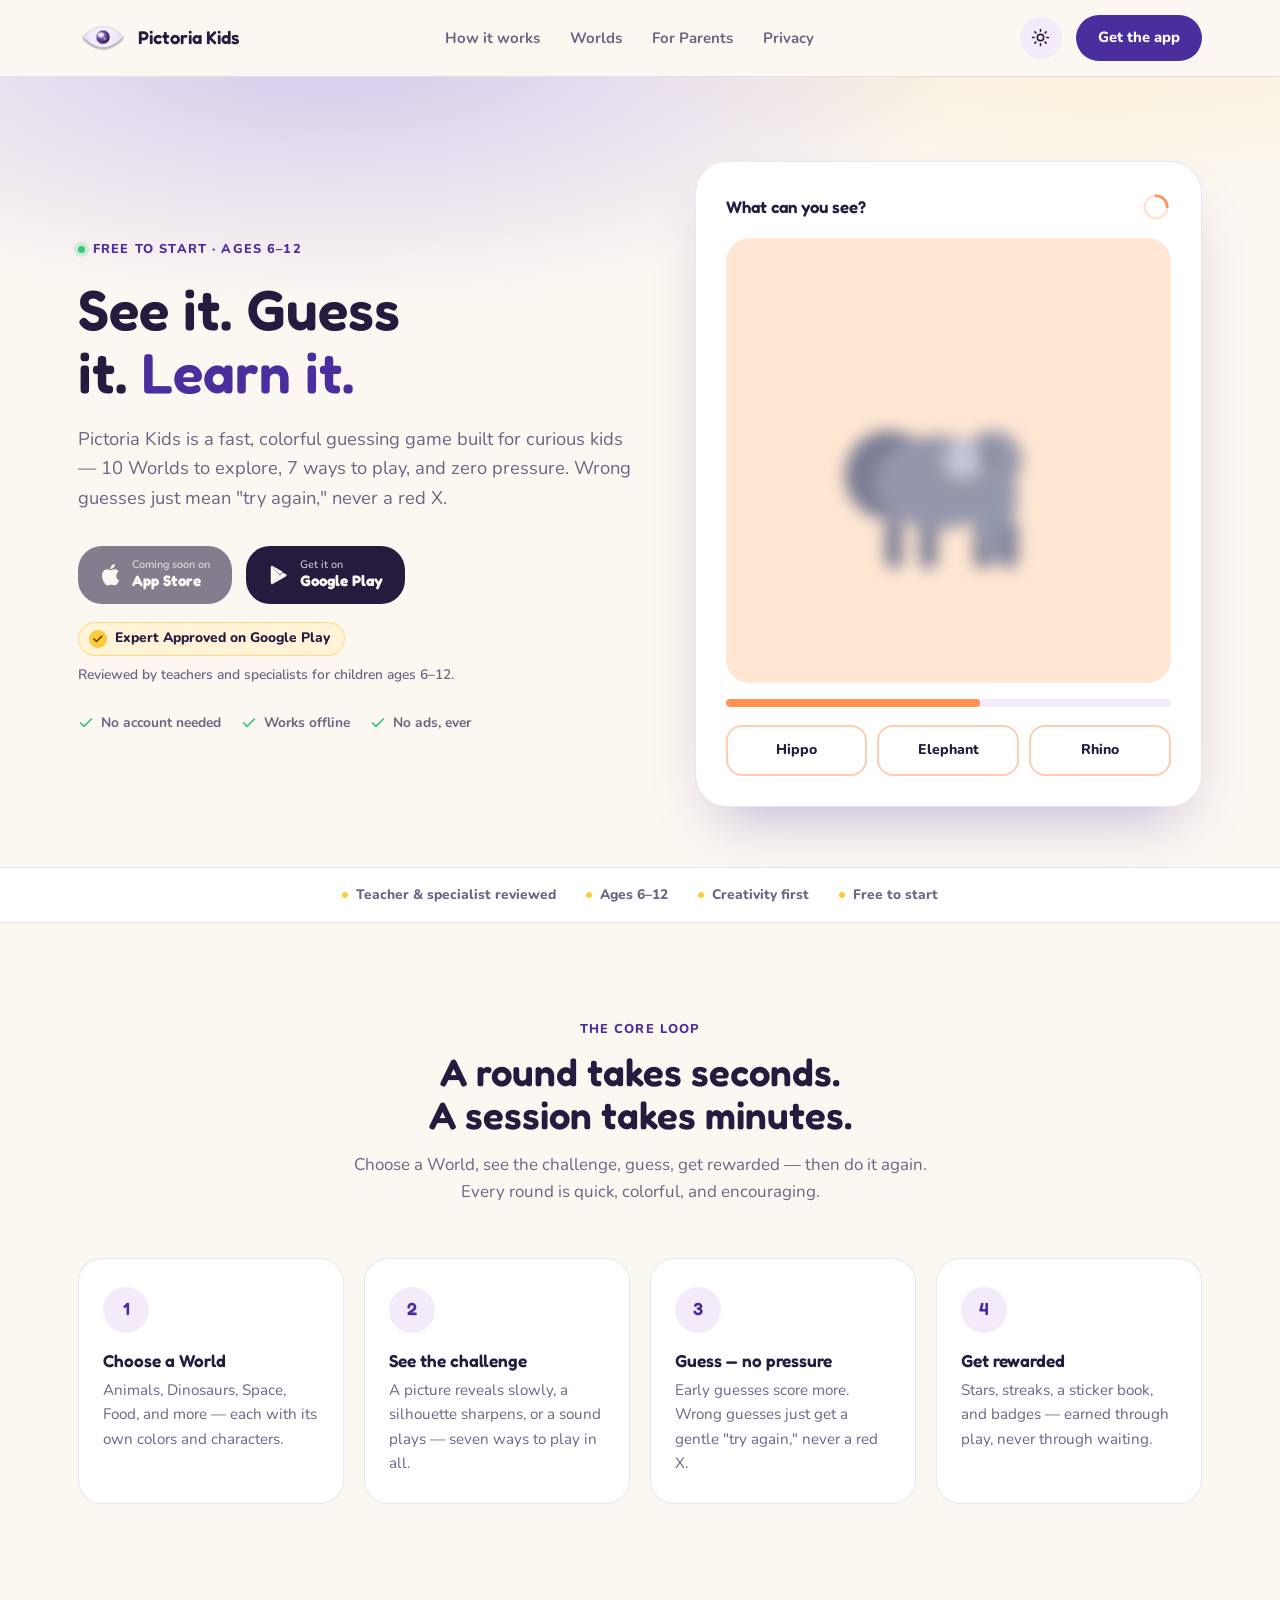
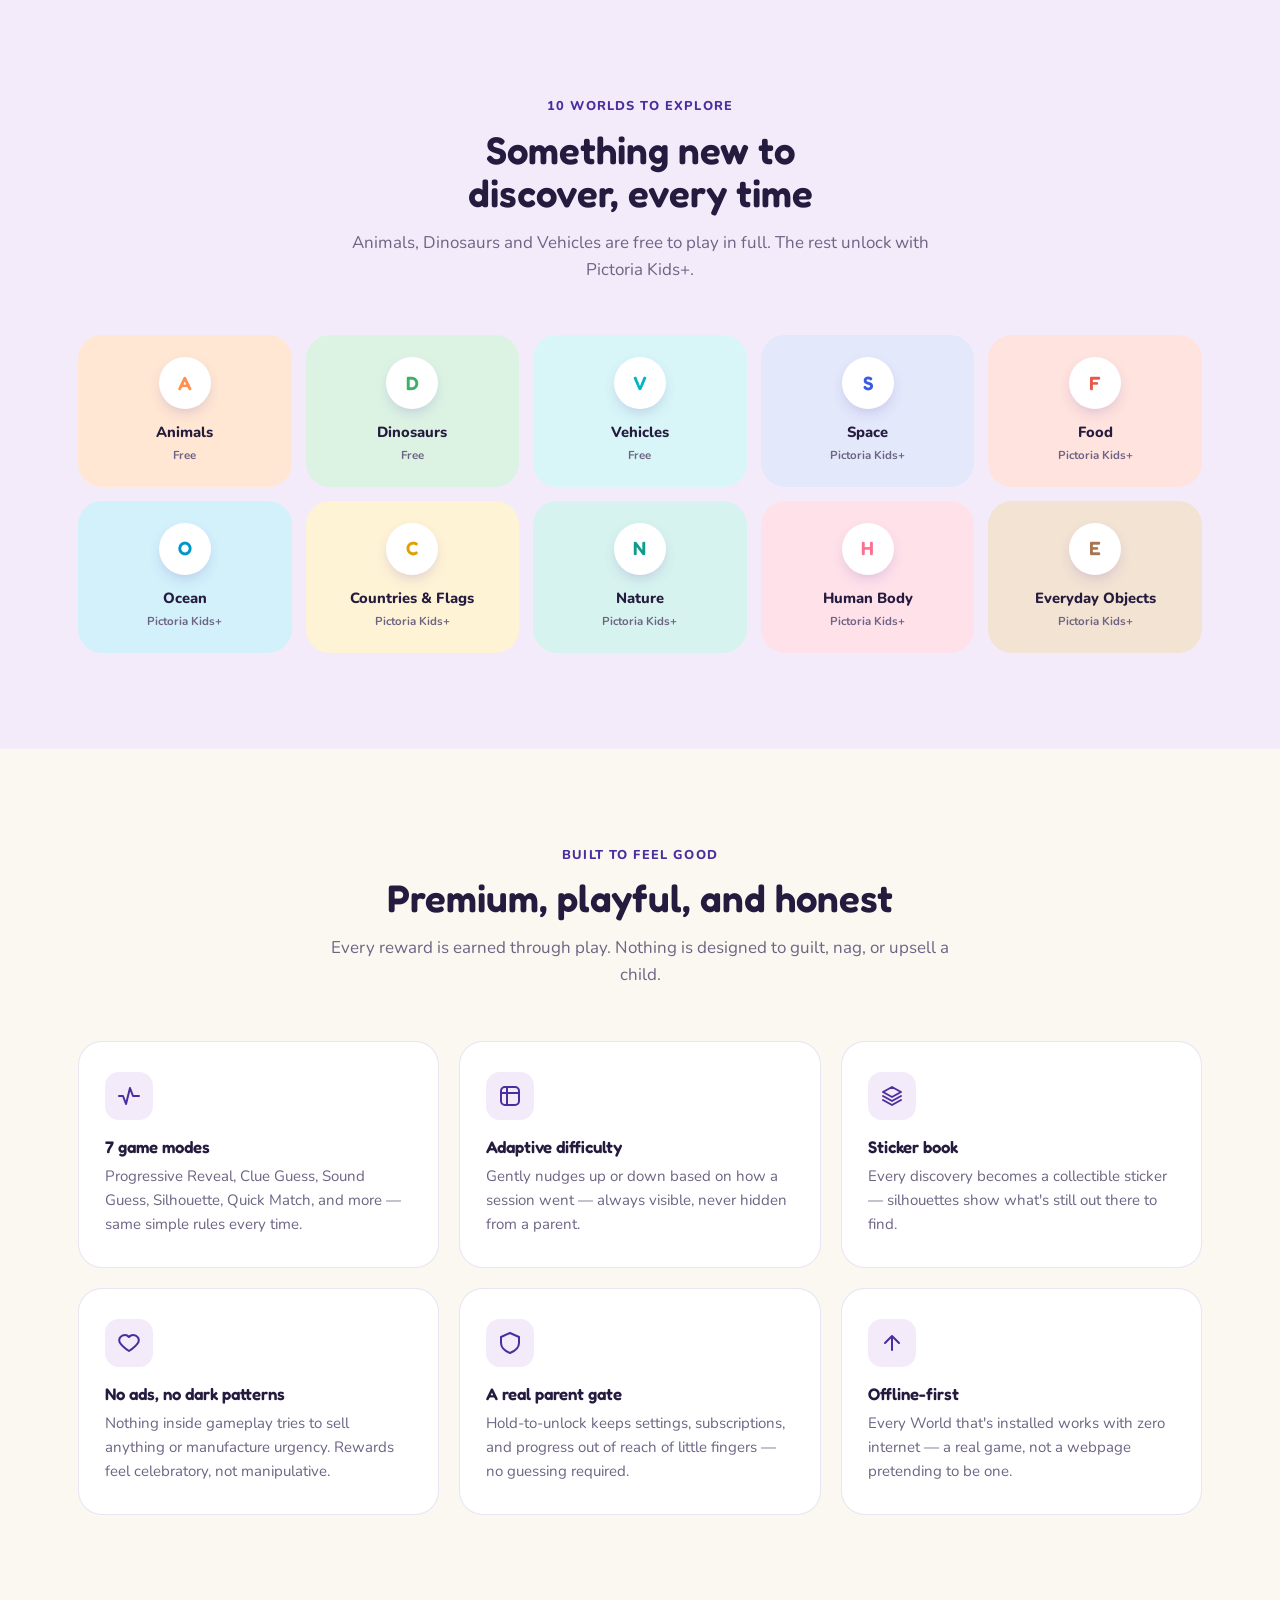
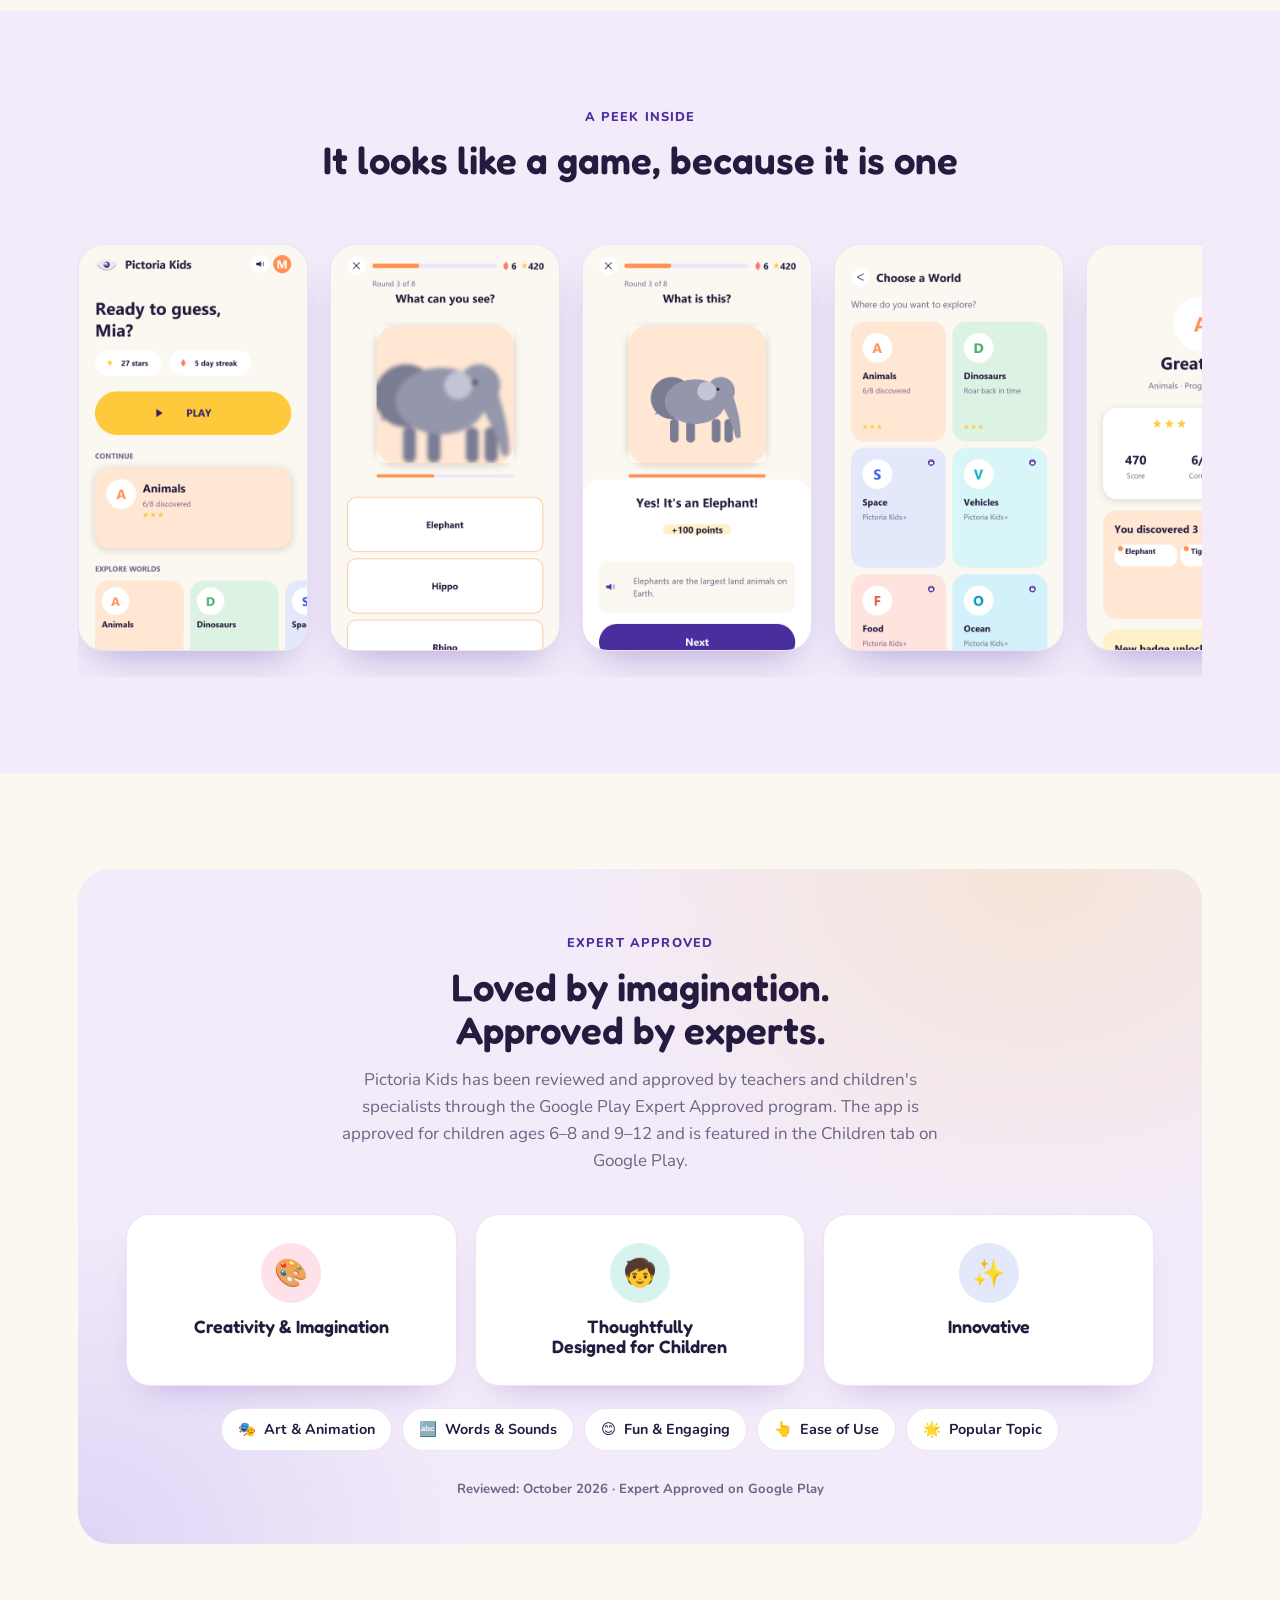
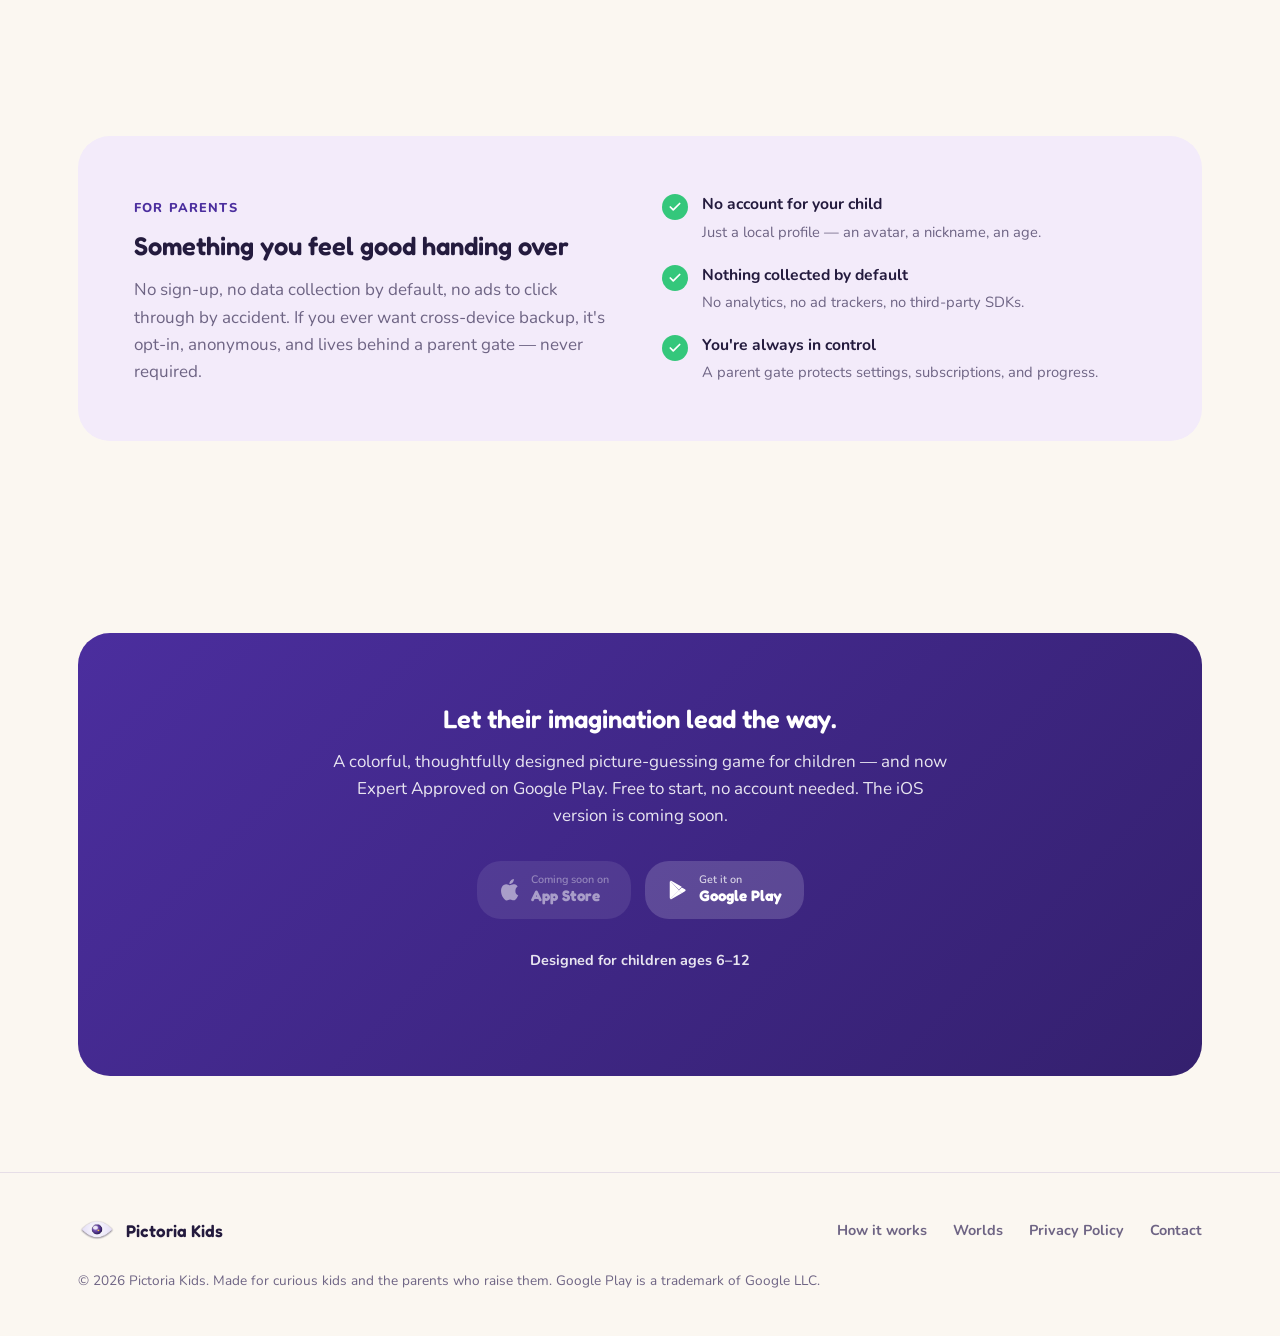
<file: index.html>
<!DOCTYPE html>
<html lang="en">
<head>
<meta charset="UTF-8">
<meta name="viewport" content="width=device-width, initial-scale=1.0">
<title>Pictoria Kids – Picture Guessing Game for Kids | Expert Approved</title>
<meta name="description" content="A colorful picture-guessing game for children ages 6–12. No account, no ads, works offline. Expert Approved on Google Play and reviewed by teachers and specialists.">
<link rel="canonical" href="https://pictoria.diweshsaxena.com/">
<meta property="og:type" content="website">
<meta property="og:site_name" content="Pictoria Kids">
<meta property="og:title" content="Pictoria Kids – Picture Guessing Game for Kids | Expert Approved">
<meta property="og:description" content="A colorful picture-guessing game for children ages 6–12. Expert Approved on Google Play and reviewed by teachers and specialists.">
<meta property="og:url" content="https://pictoria.diweshsaxena.com/">
<meta property="og:image" content="https://pictoria.diweshsaxena.com/assets/icon.png">
<meta name="twitter:card" content="summary">
<meta name="twitter:title" content="Pictoria Kids – Picture Guessing Game for Kids | Expert Approved">
<meta name="twitter:description" content="A colorful picture-guessing game for children ages 6–12. Expert Approved on Google Play.">
<meta name="twitter:image" content="https://pictoria.diweshsaxena.com/assets/icon.png">
<script type="application/ld+json">
{
  "@context": "https://schema.org",
  "@type": "MobileApplication",
  "name": "Pictoria Kids",
  "description": "A colorful picture-guessing game for children ages 6–12 with 10 Worlds and 7 ways to play. No account needed, no ads, works offline.",
  "applicationCategory": "GameApplication",
  "operatingSystem": "Android",
  "url": "https://pictoria.diweshsaxena.com/",
  "downloadUrl": "https://play.google.com/store/apps/details?id=com.pictoria.pictoria_kids",
  "installUrl": "https://play.google.com/store/apps/details?id=com.pictoria.pictoria_kids",
  "image": "https://pictoria.diweshsaxena.com/assets/icon.png",
  "inLanguage": "en",
  "audience": { "@type": "PeopleAudience", "suggestedMinAge": 6, "suggestedMaxAge": 12 },
  "offers": { "@type": "Offer", "price": "0", "priceCurrency": "USD" }
}
</script>
<link rel="icon" type="image/png" href="assets/favicon-512.png">
<link rel="apple-touch-icon" href="assets/favicon-512.png">
<link rel="preconnect" href="https://fonts.googleapis.com">
<link rel="preconnect" href="https://fonts.gstatic.com" crossorigin>
<link href="https://fonts.googleapis.com/css2?family=Fredoka:wght@500;600;700&family=Nunito:wght@400;600;700;800&display=swap" rel="stylesheet">
<link rel="stylesheet" href="style.css">
</head>
<body>

<nav class="site-nav">
  <div class="wrap">
    <a href="#" class="brand"><img src="assets/icon_mark.png" alt=""> Pictoria Kids</a>
    <div class="nav-links">
      <a href="#how">How it works</a>
      <a href="#worlds">Worlds</a>
      <a href="#parents">For Parents</a>
      <a href="privacy.html">Privacy</a>
    </div>
    <div style="display:flex; align-items:center; gap:14px;">
      <button class="theme-toggle" id="themeToggle" aria-label="Toggle dark mode" type="button">
        <svg id="themeIcon" viewBox="0 0 24 24" fill="none" stroke="currentColor" stroke-width="2" stroke-linecap="round"><circle cx="12" cy="12" r="4"/><path d="M12 2v2M12 20v2M4.9 4.9l1.4 1.4M17.7 17.7l1.4 1.4M2 12h2M20 12h2M4.9 19.1l1.4-1.4M17.7 6.3l1.4-1.4"/></svg>
      </button>
      <a href="#download" class="nav-cta">Get the app</a>
    </div>
  </div>
</nav>

<header class="hero">
  <div class="wrap">
    <div class="hero-copy">
      <span class="eyebrow"><span class="dot"></span> FREE TO START · AGES 6–12</span>
      <h1>See it. Guess it. <span class="accent-word">Learn it.</span></h1>
      <p class="hero-sub">Pictoria Kids is a fast, colorful guessing game built for curious kids — 10 Worlds to explore, 7 ways to play, and zero pressure. Wrong guesses just mean "try again," never a red X.</p>
      <div class="hero-actions">
        <a class="store-badge soon" aria-disabled="true">
          <svg viewBox="0 0 24 24" fill="currentColor"><path d="M17.9 12.5c0-2.9 2.4-4.3 2.5-4.4-1.4-2-3.5-2.3-4.2-2.3-1.8-.2-3.5 1-4.4 1-.9 0-2.3-1-3.8-1-2 0-3.8 1.1-4.8 2.9-2.1 3.6-.5 8.9 1.5 11.8 1 1.4 2.1 3 3.7 2.9 1.5-.1 2-1 3.8-1s2.3 1 3.8.9c1.6 0 2.6-1.4 3.6-2.9.9-1.3 1.4-2.6 1.4-2.7-.1 0-3.1-1.2-3.1-4.2ZM15 3.8c.8-1 1.4-2.4 1.2-3.8-1.2.1-2.7.8-3.5 1.8-.8.9-1.5 2.3-1.3 3.7 1.3.1 2.7-.7 3.6-1.7Z"/></svg>
          <span class="lines"><small>Coming soon on</small><strong>App Store</strong></span>
        </a>
        <a class="store-badge" href="https://play.google.com/store/apps/details?id=com.pictoria.pictoria_kids" target="_blank" rel="noopener" aria-label="Get Pictoria Kids on Google Play">
          <svg viewBox="0 0 24 24" fill="currentColor"><path d="M3.6 2.3c-.4.3-.6.8-.6 1.4v16.6c0 .6.2 1.1.6 1.4l.1.1L13 12.5v-.1L3.7 2.2l-.1.1Z"/><path d="M16.1 15.6l-3.1-3.1v-.1l3.1-3.1 3.5 2c1 .6 1 1.5 0 2.1l-3.5 2.2Z"/><path d="M13 12.4 3.6 21.7c.3.4.9.4 1.5.1l11-6.3-3.1-3.1Z"/><path d="M13 11.6l3.1-3.1-11-6.3c-.6-.4-1.2-.3-1.5.1L13 11.6Z"/></svg>
          <span class="lines"><small>Get it on</small><strong>Google Play</strong></span>
        </a>
      </div>
      <div class="expert-note">
        <span class="expert-pill"><svg viewBox="0 0 24 24" fill="none" stroke="currentColor" stroke-width="3" stroke-linecap="round" stroke-linejoin="round" aria-hidden="true"><path d="M20 6 9 17l-5-5"/></svg> Expert Approved on Google Play</span>
        <p>Reviewed by teachers and specialists for children ages 6–12.</p>
      </div>
      <div class="hero-trust">
        <span><svg viewBox="0 0 24 24" fill="none" stroke="currentColor" stroke-width="2.5" stroke-linecap="round" stroke-linejoin="round"><path d="M20 6 9 17l-5-5"/></svg> No account needed</span>
        <span><svg viewBox="0 0 24 24" fill="none" stroke="currentColor" stroke-width="2.5" stroke-linecap="round" stroke-linejoin="round"><path d="M20 6 9 17l-5-5"/></svg> Works offline</span>
        <span><svg viewBox="0 0 24 24" fill="none" stroke="currentColor" stroke-width="2.5" stroke-linecap="round" stroke-linejoin="round"><path d="M20 6 9 17l-5-5"/></svg> No ads, ever</span>
      </div>
    </div>

    <div class="reveal-demo reveal-up">
      <div class="demo-label">
        <span class="prompt">What can you see?</span>
        <svg class="timer-ring" viewBox="0 0 24 24" fill="none" stroke="var(--w-animals)" stroke-width="2"><circle cx="12" cy="12" r="9" opacity="0.25"/><path d="M12 3a9 9 0 0 1 9 9" stroke-linecap="round"/></svg>
      </div>
      <div class="reveal-stage" id="revealStage">
        <span class="reveal-points" id="revealPoints">+100 points</span>
        <svg id="elephant" viewBox="0 0 200 200" aria-label="A partly-revealed elephant — tap to reveal">
          <ellipse cx="62.8" cy="108.8" rx="27.9" ry="27.9" fill="#7a7c94"/>
          <rect x="60.3" y="136.7" width="11.2" height="31" rx="5.6" fill="#7a7c94"/>
          <rect x="82" y="136.7" width="11.2" height="31" rx="5.6" fill="#7a7c94"/>
          <rect x="116.1" y="136.7" width="11.2" height="31" rx="5.6" fill="#7a7c94"/>
          <rect x="132.8" y="136.7" width="11.2" height="31" rx="5.6" fill="#7a7c94"/>
          <path d="M124 96 C142 100 150 122 138 142 C133 152 134 159 141 164 C130 168 118 160 120 146 C114 126 108 104 124 96 Z" fill="#9496ab"/>
          <ellipse cx="93.8" cy="113.5" rx="40.3" ry="29.5" fill="#9496ab"/>
          <ellipse cx="127.9" cy="99.5" rx="18.6" ry="18.6" fill="#9496ab"/>
          <ellipse cx="109.3" cy="99.5" rx="12.4" ry="12.4" fill="#c4c6d6"/>
          <circle cx="124.2" cy="97" r="2.1" fill="#28233a"/>
        </svg>
      </div>
      <div class="reveal-progress"><div class="fill" id="revealFill"></div></div>
      <div class="reveal-options" id="revealOptions">
        <button data-answer="false">Hippo</button>
        <button data-answer="true">Elephant</button>
        <button data-answer="false">Rhino</button>
      </div>
    </div>
  </div>
</header>

<div class="trust-strip" aria-label="Highlights">
  <div class="wrap">
    <span>Teacher &amp; specialist reviewed</span>
    <span>Ages 6–12</span>
    <span>Creativity first</span>
    <span>Free to start</span>
  </div>
</div>

<section id="how">
  <div class="wrap">
    <div class="section-head center reveal-up">
      <span class="eyebrow">The core loop</span>
      <h2>A round takes seconds. A session takes minutes.</h2>
      <p>Choose a World, see the challenge, guess, get rewarded — then do it again. Every round is quick, colorful, and encouraging.</p>
    </div>
    <div class="steps">
      <div class="step reveal-up">
        <div class="step-mark">1</div>
        <h3>Choose a World</h3>
        <p>Animals, Dinosaurs, Space, Food, and more — each with its own colors and characters.</p>
      </div>
      <div class="step reveal-up">
        <div class="step-mark">2</div>
        <h3>See the challenge</h3>
        <p>A picture reveals slowly, a silhouette sharpens, or a sound plays — seven ways to play in all.</p>
      </div>
      <div class="step reveal-up">
        <div class="step-mark">3</div>
        <h3>Guess — no pressure</h3>
        <p>Early guesses score more. Wrong guesses just get a gentle "try again," never a red X.</p>
      </div>
      <div class="step reveal-up">
        <div class="step-mark">4</div>
        <h3>Get rewarded</h3>
        <p>Stars, streaks, a sticker book, and badges — earned through play, never through waiting.</p>
      </div>
    </div>
  </div>
</section>

<section id="worlds" style="background:var(--bg-deep);">
  <div class="wrap">
    <div class="section-head center reveal-up">
      <span class="eyebrow">10 Worlds to explore</span>
      <h2>Something new to discover, every time</h2>
      <p>Animals, Dinosaurs and Vehicles are free to play in full. The rest unlock with Pictoria Kids+.</p>
    </div>
    <div class="worlds-grid reveal-up">
      <div class="world-chip" style="--chip-soft:var(--w-animals-soft); --chip-color:var(--w-animals);"><div class="badge">A</div><div class="name">Animals</div><div class="tag">Free</div></div>
      <div class="world-chip" style="--chip-soft:var(--w-dinosaurs-soft); --chip-color:var(--w-dinosaurs);"><div class="badge">D</div><div class="name">Dinosaurs</div><div class="tag">Free</div></div>
      <div class="world-chip" style="--chip-soft:var(--w-vehicles-soft); --chip-color:var(--w-vehicles);"><div class="badge">V</div><div class="name">Vehicles</div><div class="tag">Free</div></div>
      <div class="world-chip" style="--chip-soft:var(--w-space-soft); --chip-color:var(--w-space);"><div class="badge">S</div><div class="name">Space</div><div class="tag">Pictoria Kids+</div></div>
      <div class="world-chip" style="--chip-soft:var(--w-food-soft); --chip-color:var(--w-food);"><div class="badge">F</div><div class="name">Food</div><div class="tag">Pictoria Kids+</div></div>
      <div class="world-chip" style="--chip-soft:var(--w-ocean-soft); --chip-color:var(--w-ocean);"><div class="badge">O</div><div class="name">Ocean</div><div class="tag">Pictoria Kids+</div></div>
      <div class="world-chip" style="--chip-soft:var(--w-countries-soft); --chip-color:var(--w-countries);"><div class="badge">C</div><div class="name">Countries &amp; Flags</div><div class="tag">Pictoria Kids+</div></div>
      <div class="world-chip" style="--chip-soft:var(--w-nature-soft); --chip-color:var(--w-nature);"><div class="badge">N</div><div class="name">Nature</div><div class="tag">Pictoria Kids+</div></div>
      <div class="world-chip" style="--chip-soft:var(--w-body-soft); --chip-color:var(--w-body);"><div class="badge">H</div><div class="name">Human Body</div><div class="tag">Pictoria Kids+</div></div>
      <div class="world-chip" style="--chip-soft:var(--w-objects-soft); --chip-color:var(--w-objects);"><div class="badge">E</div><div class="name">Everyday Objects</div><div class="tag">Pictoria Kids+</div></div>
    </div>
  </div>
</section>

<section>
  <div class="wrap">
    <div class="section-head center reveal-up">
      <span class="eyebrow">Built to feel good</span>
      <h2>Premium, playful, and honest</h2>
      <p>Every reward is earned through play. Nothing is designed to guilt, nag, or upsell a child.</p>
    </div>
    <div class="features reveal-up">
      <div class="feature-card">
        <div class="icon"><svg viewBox="0 0 24 24" fill="none" stroke="currentColor" stroke-width="2" stroke-linecap="round" stroke-linejoin="round"><path d="M2 12h4l3 8 4-16 3 8h6"/></svg></div>
        <h3>7 game modes</h3>
        <p>Progressive Reveal, Clue Guess, Sound Guess, Silhouette, Quick Match, and more — same simple rules every time.</p>
      </div>
      <div class="feature-card">
        <div class="icon"><svg viewBox="0 0 24 24" fill="none" stroke="currentColor" stroke-width="2" stroke-linecap="round" stroke-linejoin="round"><rect x="3" y="3" width="18" height="18" rx="4"/><path d="M9 3v18M3 9h18"/></svg></div>
        <h3>Adaptive difficulty</h3>
        <p>Gently nudges up or down based on how a session went — always visible, never hidden from a parent.</p>
      </div>
      <div class="feature-card">
        <div class="icon"><svg viewBox="0 0 24 24" fill="none" stroke="currentColor" stroke-width="2" stroke-linecap="round" stroke-linejoin="round"><path d="M12 3 3 8l9 5 9-5-9-5Z"/><path d="M3 16l9 5 9-5M3 12l9 5 9-5"/></svg></div>
        <h3>Sticker book</h3>
        <p>Every discovery becomes a collectible sticker — silhouettes show what's still out there to find.</p>
      </div>
      <div class="feature-card">
        <div class="icon"><svg viewBox="0 0 24 24" fill="none" stroke="currentColor" stroke-width="2" stroke-linecap="round" stroke-linejoin="round"><path d="M12 20s-7-4.5-9.5-9A5.5 5.5 0 0 1 12 6a5.5 5.5 0 0 1 9.5 5c-2.5 4.5-9.5 9-9.5 9Z"/></svg></div>
        <h3>No ads, no dark patterns</h3>
        <p>Nothing inside gameplay tries to sell anything or manufacture urgency. Rewards feel celebratory, not manipulative.</p>
      </div>
      <div class="feature-card">
        <div class="icon"><svg viewBox="0 0 24 24" fill="none" stroke="currentColor" stroke-width="2" stroke-linecap="round" stroke-linejoin="round"><path d="M12 2 3 6v6c0 5 4 8 9 10 5-2 9-5 9-10V6l-9-4Z"/></svg></div>
        <h3>A real parent gate</h3>
        <p>Hold-to-unlock keeps settings, subscriptions, and progress out of reach of little fingers — no guessing required.</p>
      </div>
      <div class="feature-card">
        <div class="icon"><svg viewBox="0 0 24 24" fill="none" stroke="currentColor" stroke-width="2" stroke-linecap="round" stroke-linejoin="round"><path d="M12 19V5M5 12l7-7 7 7"/></svg></div>
        <h3>Offline-first</h3>
        <p>Every World that's installed works with zero internet — a real game, not a webpage pretending to be one.</p>
      </div>
    </div>
  </div>
</section>

<section style="background:var(--bg-deep);">
  <div class="wrap">
    <div class="section-head center reveal-up">
      <span class="eyebrow">A peek inside</span>
      <h2>It looks like a game, because it is one</h2>
    </div>
    <div class="gallery-shell reveal-up">
      <div class="gallery">
        <div class="frame"><img src="assets/screenshots/01_home.png" alt="Pictoria Kids home screen" loading="lazy"></div>
        <div class="frame"><img src="assets/screenshots/02_progressive_reveal.png" alt="Progressive Reveal gameplay" loading="lazy"></div>
        <div class="frame"><img src="assets/screenshots/03_correct_answer.png" alt="Correct answer celebration" loading="lazy"></div>
        <div class="frame"><img src="assets/screenshots/04_world_select.png" alt="World selection screen" loading="lazy"></div>
        <div class="frame"><img src="assets/screenshots/05_results.png" alt="Session results screen" loading="lazy"></div>
        <div class="frame"><img src="assets/screenshots/06_sticker_book.png" alt="Sticker book collection" loading="lazy"></div>
      </div>
    </div>
  </div>
</section>

<section id="experts">
  <div class="wrap">
    <div class="expert-panel reveal-up">
      <div class="section-head center">
        <span class="eyebrow">Expert Approved</span>
        <h2>Loved by imagination. Approved by experts.</h2>
        <p>Pictoria Kids has been reviewed and approved by teachers and children's specialists through the Google Play Expert Approved program. The app is approved for children ages 6–8 and 9–12 and is featured in the Children tab on Google Play.</p>
      </div>
      <div class="expert-primary">
        <div class="expert-card" style="--chip-soft:var(--w-body-soft); --chip-color:var(--w-body);">
          <div class="badge" aria-hidden="true">🎨</div>
          <h3>Creativity &amp; Imagination</h3>
        </div>
        <div class="expert-card" style="--chip-soft:var(--w-nature-soft); --chip-color:var(--w-nature);">
          <div class="badge" aria-hidden="true">🧒</div>
          <h3>Thoughtfully Designed for Children</h3>
        </div>
        <div class="expert-card" style="--chip-soft:var(--w-space-soft); --chip-color:var(--w-space);">
          <div class="badge" aria-hidden="true">✨</div>
          <h3>Innovative</h3>
        </div>
      </div>
      <ul class="expert-chips">
        <li><span aria-hidden="true">🎭</span> Art &amp; Animation</li>
        <li><span aria-hidden="true">🔤</span> Words &amp; Sounds</li>
        <li><span aria-hidden="true">😊</span> Fun &amp; Engaging</li>
        <li><span aria-hidden="true">👆</span> Ease of Use</li>
        <li><span aria-hidden="true">🌟</span> Popular Topic</li>
      </ul>
      <p class="expert-foot">Reviewed: October 2026 · Expert Approved on Google Play</p>
    </div>
  </div>
</section>

<section id="parents">
  <div class="wrap">
    <div class="parents-panel reveal-up">
      <div>
        <span class="eyebrow">For parents</span>
        <h2 style="margin-top:12px; margin-bottom:16px;">Something you feel good handing over</h2>
        <p style="color:var(--text-muted);">No sign-up, no data collection by default, no ads to click through by accident. If you ever want cross-device backup, it's opt-in, anonymous, and lives behind a parent gate — never required.</p>
      </div>
      <ul class="parents-list">
        <li><span class="tick"><svg viewBox="0 0 24 24" fill="none" stroke="currentColor" stroke-width="3" stroke-linecap="round" stroke-linejoin="round"><path d="M20 6 9 17l-5-5"/></svg></span><div><strong>No account for your child</strong><span>Just a local profile — an avatar, a nickname, an age.</span></div></li>
        <li><span class="tick"><svg viewBox="0 0 24 24" fill="none" stroke="currentColor" stroke-width="3" stroke-linecap="round" stroke-linejoin="round"><path d="M20 6 9 17l-5-5"/></svg></span><div><strong>Nothing collected by default</strong><span>No analytics, no ad trackers, no third-party SDKs.</span></div></li>
        <li><span class="tick"><svg viewBox="0 0 24 24" fill="none" stroke="currentColor" stroke-width="3" stroke-linecap="round" stroke-linejoin="round"><path d="M20 6 9 17l-5-5"/></svg></span><div><strong>You're always in control</strong><span>A parent gate protects settings, subscriptions, and progress.</span></div></li>
      </ul>
    </div>
  </div>
</section>

<section id="download">
  <div class="wrap">
    <div class="final-cta reveal-up">
      <h2>Let their imagination lead the way.</h2>
      <p>A colorful, thoughtfully designed picture-guessing game for children — and now Expert Approved on Google Play. Free to start, no account needed. The iOS version is coming soon.</p>
      <div class="hero-actions">
        <a class="store-badge soon" aria-disabled="true">
          <svg viewBox="0 0 24 24" fill="currentColor"><path d="M17.9 12.5c0-2.9 2.4-4.3 2.5-4.4-1.4-2-3.5-2.3-4.2-2.3-1.8-.2-3.5 1-4.4 1-.9 0-2.3-1-3.8-1-2 0-3.8 1.1-4.8 2.9-2.1 3.6-.5 8.9 1.5 11.8 1 1.4 2.1 3 3.7 2.9 1.5-.1 2-1 3.8-1s2.3 1 3.8.9c1.6 0 2.6-1.4 3.6-2.9.9-1.3 1.4-2.6 1.4-2.7-.1 0-3.1-1.2-3.1-4.2ZM15 3.8c.8-1 1.4-2.4 1.2-3.8-1.2.1-2.7.8-3.5 1.8-.8.9-1.5 2.3-1.3 3.7 1.3.1 2.7-.7 3.6-1.7Z"/></svg>
          <span class="lines"><small>Coming soon on</small><strong>App Store</strong></span>
        </a>
        <a class="store-badge" href="https://play.google.com/store/apps/details?id=com.pictoria.pictoria_kids" target="_blank" rel="noopener" aria-label="Get Pictoria Kids on Google Play">
          <svg viewBox="0 0 24 24" fill="currentColor"><path d="M3.6 2.3c-.4.3-.6.8-.6 1.4v16.6c0 .6.2 1.1.6 1.4l.1.1L13 12.5v-.1L3.7 2.2l-.1.1Z"/><path d="M16.1 15.6l-3.1-3.1v-.1l3.1-3.1 3.5 2c1 .6 1 1.5 0 2.1l-3.5 2.2Z"/><path d="M13 12.4 3.6 21.7c.3.4.9.4 1.5.1l11-6.3-3.1-3.1Z"/><path d="M13 11.6l3.1-3.1-11-6.3c-.6-.4-1.2-.3-1.5.1L13 11.6Z"/></svg>
          <span class="lines"><small>Get it on</small><strong>Google Play</strong></span>
        </a>
      </div>
      <p class="cta-sub">Designed for children ages 6–12</p>
    </div>
  </div>
</section>

<footer>
  <div class="wrap">
    <a href="#" class="foot-brand"><img src="assets/icon_mark.png" alt=""> Pictoria Kids</a>
    <nav>
      <a href="#how">How it works</a>
      <a href="#worlds">Worlds</a>
      <a href="privacy.html">Privacy Policy</a>
      <a href="mailto:diweshsaxena@gmail.com">Contact</a>
    </nav>
    <div class="copyright">© 2026 Pictoria Kids. Made for curious kids and the parents who raise them. Google Play is a trademark of Google LLC.</div>
  </div>
</footer>

<script src="script.js"></script>
</body>
</html>
</file>
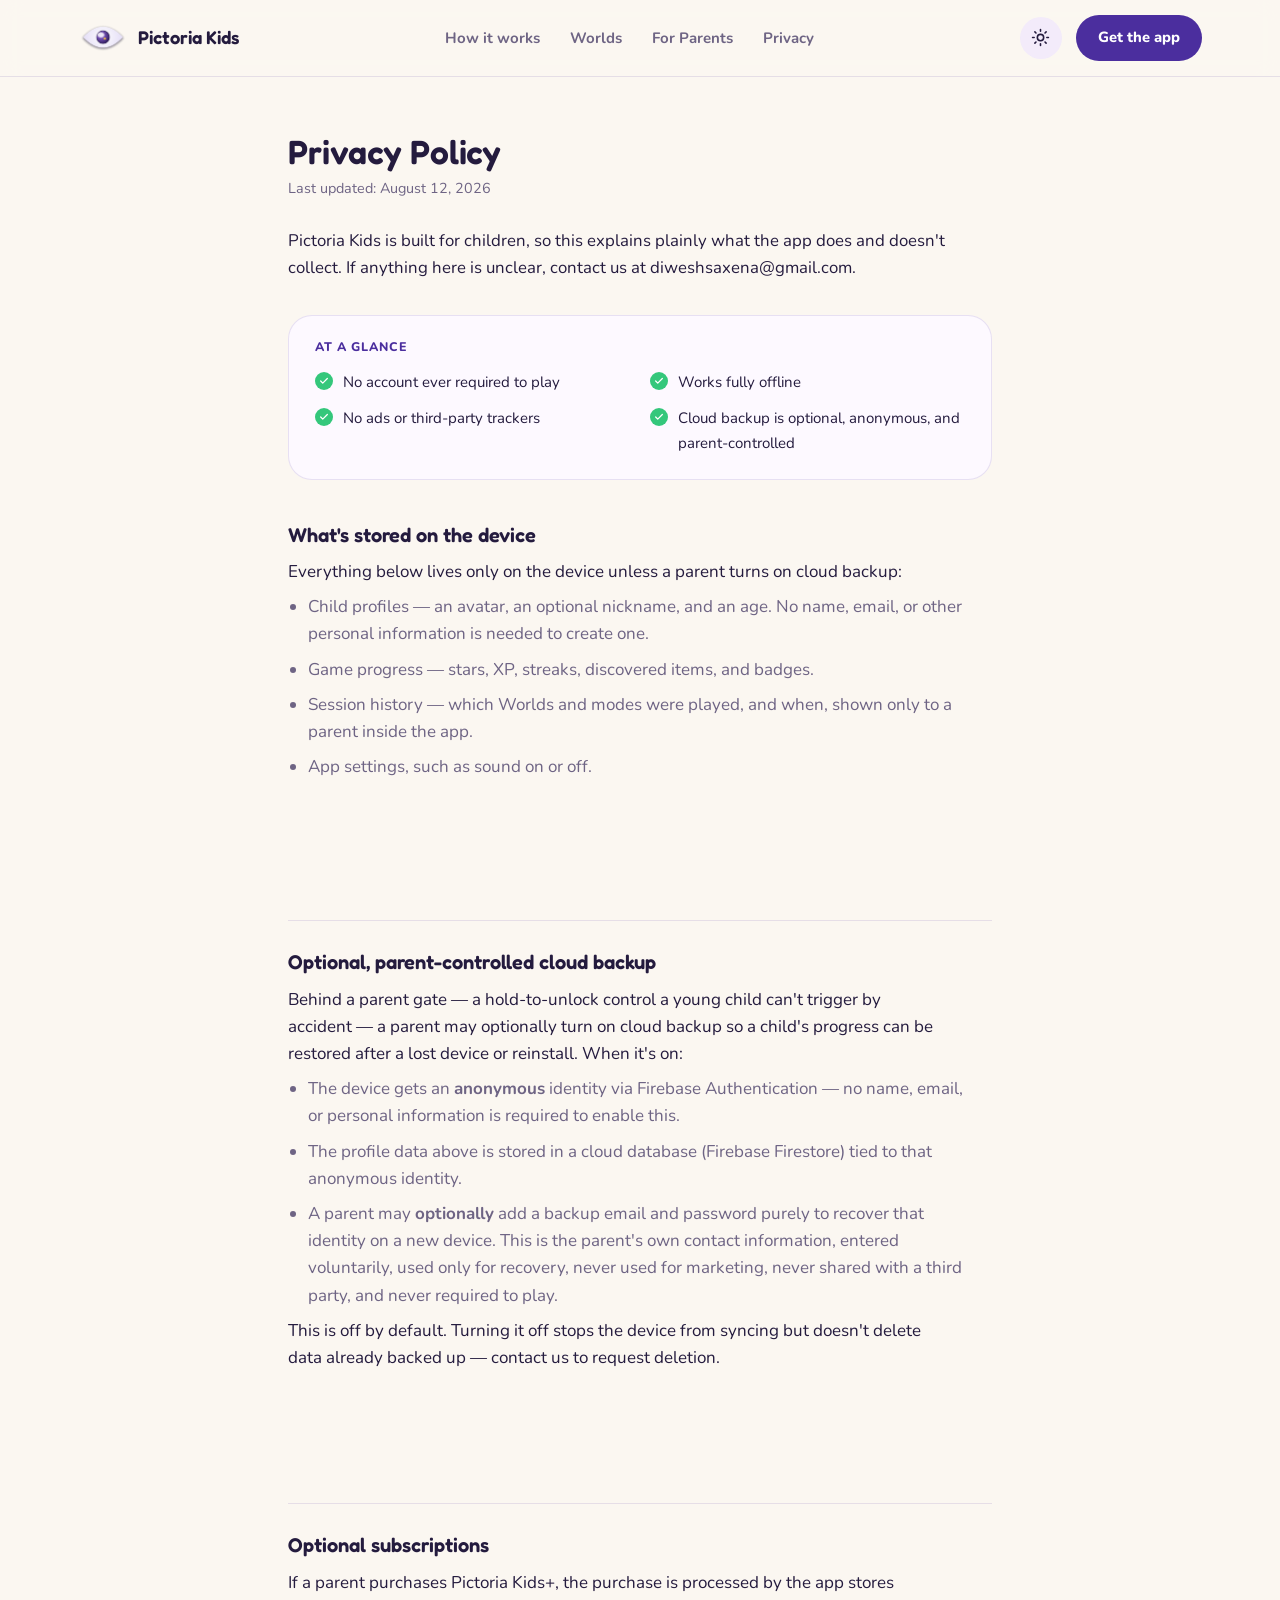
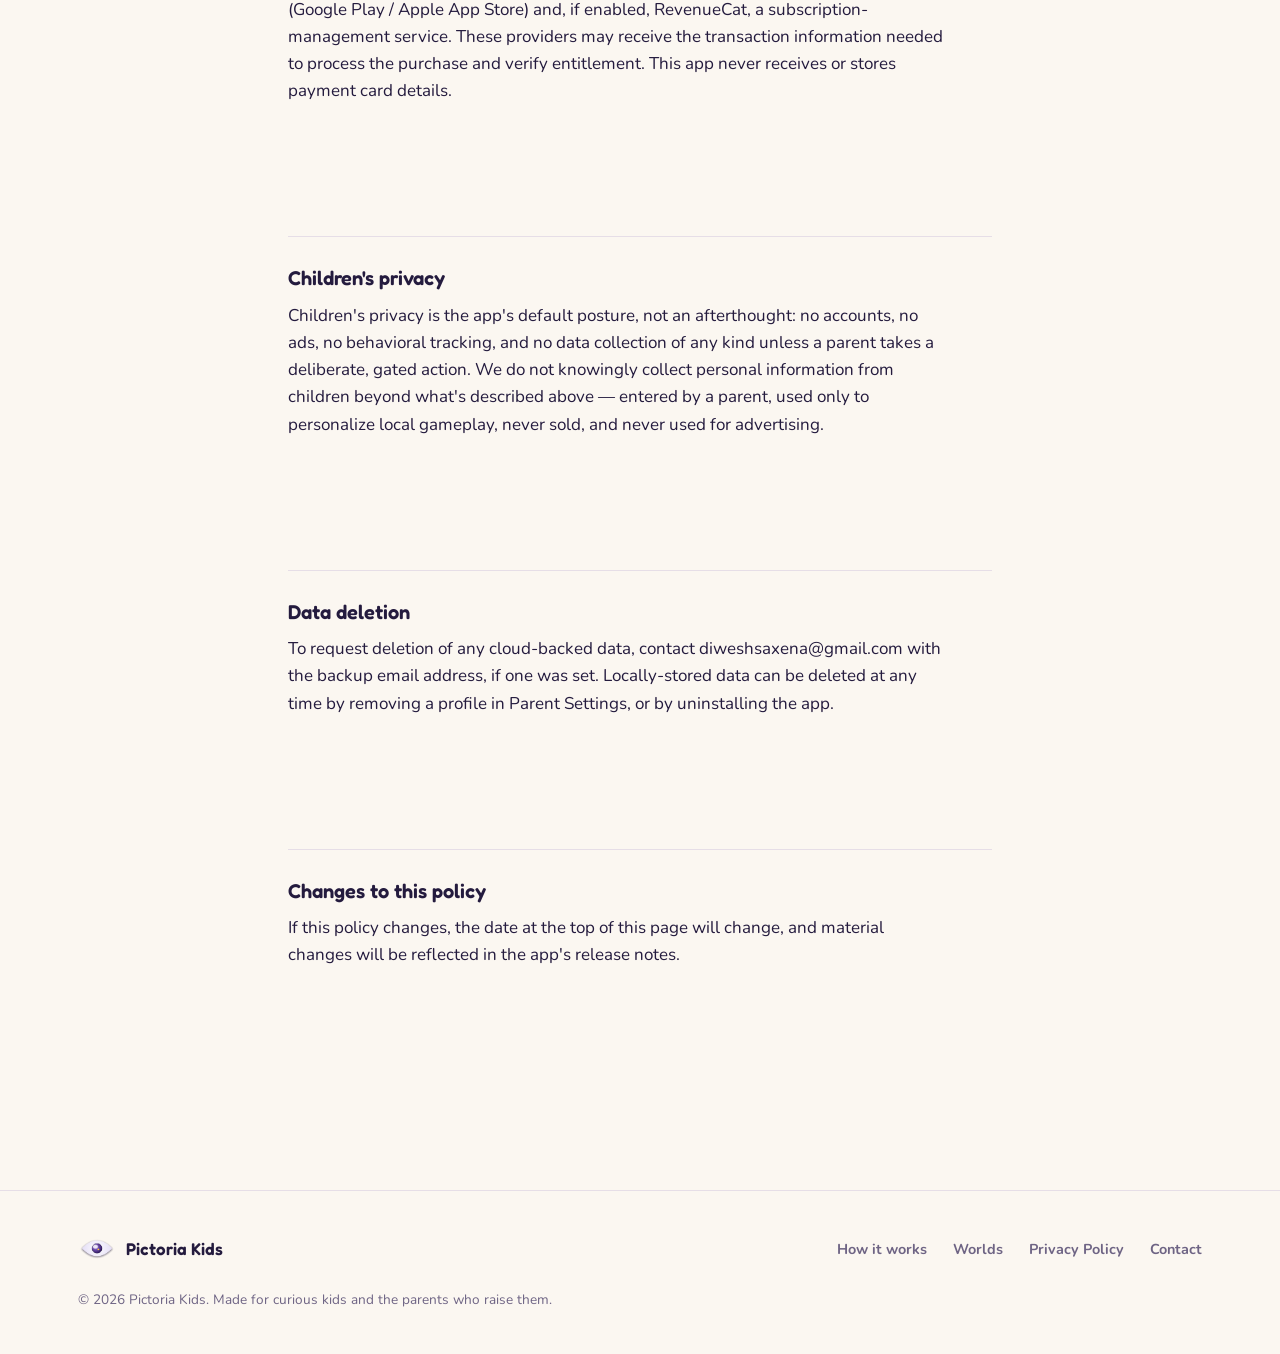
<file: privacy.html>
<!DOCTYPE html>
<html lang="en">
<head>
<meta charset="UTF-8">
<meta name="viewport" content="width=device-width, initial-scale=1.0">
<title>Privacy Policy — Pictoria Kids</title>
<meta name="description" content="Pictoria Kids privacy policy: no accounts, no ads, offline-first, optional anonymous cloud backup.">
<link rel="icon" type="image/png" href="assets/favicon-512.png">
<link rel="preconnect" href="https://fonts.googleapis.com">
<link rel="preconnect" href="https://fonts.gstatic.com" crossorigin>
<link href="https://fonts.googleapis.com/css2?family=Fredoka:wght@500;600;700&family=Nunito:wght@400;600;700;800&display=swap" rel="stylesheet">
<link rel="stylesheet" href="style.css">
</head>
<body class="legal">

<nav class="site-nav">
  <div class="wrap">
    <a href="index.html" class="brand"><img src="assets/icon_mark.png" alt=""> Pictoria Kids</a>
    <div class="nav-links">
      <a href="index.html#how">How it works</a>
      <a href="index.html#worlds">Worlds</a>
      <a href="index.html#parents">For Parents</a>
      <a href="privacy.html">Privacy</a>
    </div>
    <div style="display:flex; align-items:center; gap:14px;">
      <button class="theme-toggle" id="themeToggle" aria-label="Toggle dark mode" type="button">
        <svg id="themeIcon" viewBox="0 0 24 24" fill="none" stroke="currentColor" stroke-width="2" stroke-linecap="round"><circle cx="12" cy="12" r="4"/><path d="M12 2v2M12 20v2M4.9 4.9l1.4 1.4M17.7 17.7l1.4 1.4M2 12h2M20 12h2M4.9 19.1l1.4-1.4M17.7 6.3l1.4-1.4"/></svg>
      </button>
      <a href="index.html#download" class="nav-cta">Get the app</a>
    </div>
  </div>
</nav>

<main class="wrap">
  <h1>Privacy Policy</h1>
  <p class="updated">Last updated: August 12, 2026</p>

  <p class="lede">Pictoria Kids is built for children, so this explains plainly what the app does and doesn't collect. If anything here is unclear, contact us at <a href="mailto:diweshsaxena@gmail.com">diweshsaxena@gmail.com</a>.</p>

  <div class="glance">
    <h2>At a glance</h2>
    <ul>
      <li><span class="tick"><svg viewBox="0 0 24 24" fill="none" stroke="currentColor" stroke-width="3" stroke-linecap="round" stroke-linejoin="round"><path d="M20 6 9 17l-5-5"/></svg></span>No account ever required to play</li>
      <li><span class="tick"><svg viewBox="0 0 24 24" fill="none" stroke="currentColor" stroke-width="3" stroke-linecap="round" stroke-linejoin="round"><path d="M20 6 9 17l-5-5"/></svg></span>Works fully offline</li>
      <li><span class="tick"><svg viewBox="0 0 24 24" fill="none" stroke="currentColor" stroke-width="3" stroke-linecap="round" stroke-linejoin="round"><path d="M20 6 9 17l-5-5"/></svg></span>No ads or third-party trackers</li>
      <li><span class="tick"><svg viewBox="0 0 24 24" fill="none" stroke="currentColor" stroke-width="3" stroke-linecap="round" stroke-linejoin="round"><path d="M20 6 9 17l-5-5"/></svg></span>Cloud backup is optional, anonymous, and parent-controlled</li>
    </ul>
  </div>

  <section class="doc">
    <h2 class="doc-title">What's stored on the device</h2>
    <p>Everything below lives only on the device unless a parent turns on cloud backup:</p>
    <ul class="plain">
      <li>Child profiles — an avatar, an optional nickname, and an age. No name, email, or other personal information is needed to create one.</li>
      <li>Game progress — stars, XP, streaks, discovered items, and badges.</li>
      <li>Session history — which Worlds and modes were played, and when, shown only to a parent inside the app.</li>
      <li>App settings, such as sound on or off.</li>
    </ul>
  </section>

  <section class="doc">
    <h2 class="doc-title">Optional, parent-controlled cloud backup</h2>
    <p>Behind a parent gate — a hold-to-unlock control a young child can't trigger by accident — a parent may optionally turn on cloud backup so a child's progress can be restored after a lost device or reinstall. When it's on:</p>
    <ul class="plain">
      <li>The device gets an <strong>anonymous</strong> identity via Firebase Authentication — no name, email, or personal information is required to enable this.</li>
      <li>The profile data above is stored in a cloud database (Firebase Firestore) tied to that anonymous identity.</li>
      <li>A parent may <strong>optionally</strong> add a backup email and password purely to recover that identity on a new device. This is the parent's own contact information, entered voluntarily, used only for recovery, never used for marketing, never shared with a third party, and never required to play.</li>
    </ul>
    <p>This is off by default. Turning it off stops the device from syncing but doesn't delete data already backed up — contact us to request deletion.</p>
  </section>

  <section class="doc">
    <h2 class="doc-title">Optional subscriptions</h2>
    <p>If a parent purchases Pictoria Kids+, the purchase is processed by the app stores (Google Play / Apple App Store) and, if enabled, RevenueCat, a subscription-management service. These providers may receive the transaction information needed to process the purchase and verify entitlement. This app never receives or stores payment card details.</p>
  </section>

  <section class="doc">
    <h2 class="doc-title">Children's privacy</h2>
    <p>Children's privacy is the app's default posture, not an afterthought: no accounts, no ads, no behavioral tracking, and no data collection of any kind unless a parent takes a deliberate, gated action. We do not knowingly collect personal information from children beyond what's described above — entered by a parent, used only to personalize local gameplay, never sold, and never used for advertising.</p>
  </section>

  <section class="doc">
    <h2 class="doc-title">Data deletion</h2>
    <p>To request deletion of any cloud-backed data, contact <a href="mailto:diweshsaxena@gmail.com">diweshsaxena@gmail.com</a> with the backup email address, if one was set. Locally-stored data can be deleted at any time by removing a profile in Parent Settings, or by uninstalling the app.</p>
  </section>

  <section class="doc">
    <h2 class="doc-title">Changes to this policy</h2>
    <p>If this policy changes, the date at the top of this page will change, and material changes will be reflected in the app's release notes.</p>
  </section>
</main>

<footer>
  <div class="wrap">
    <a href="index.html" class="foot-brand"><img src="assets/icon_mark.png" alt=""> Pictoria Kids</a>
    <nav>
      <a href="index.html#how">How it works</a>
      <a href="index.html#worlds">Worlds</a>
      <a href="privacy.html">Privacy Policy</a>
      <a href="mailto:diweshsaxena@gmail.com">Contact</a>
    </nav>
    <div class="copyright">© 2026 Pictoria Kids. Made for curious kids and the parents who raise them.</div>
  </div>
</footer>

<script src="script.js"></script>
</body>
</html>
</file>
<file: style.css>
/* ==========================================================================
   Pictoria Kids — marketing site
   Design system mirrors the real app exactly (lib/core/theme/app_colors.dart):
   deep violet primary, warm gold accent, coral support, warm-neutral ground,
   Fredoka for display type, Nunito for body/UI.
   ========================================================================== */

:root {
  /* ---- Brand palette (light) ---- */
  --primary: #4b2e9e;
  --primary-dark: #34206e;
  --primary-light: #7a5ae0;
  --secondary: #3a8dff;
  --accent: #ffc93c;
  --accent-ink: #5c4300;
  --coral: #ff7a6b;
  --success: #34c77b;

  --bg: #fbf7f1;
  --bg-deep: #f3ebfa;
  --surface: #ffffff;
  --surface-tint: #fdf9ff;
  --border: rgba(75, 46, 158, 0.12);

  --text: #241b3e;
  --text-muted: #6e6484;
  --text-on-primary: #ffffff;

  --shadow-color: 75, 46, 158;

  /* World accents, verbatim from lib/data/content/worlds/*.dart */
  --w-animals: #ff9152;      --w-animals-soft: #ffe7d3;
  --w-dinosaurs: #3fae6b;    --w-dinosaurs-soft: #dcf3e4;
  --w-space: #3a5ae0;        --w-space-soft: #e3e8fb;
  --w-vehicles: #00b4c6;     --w-vehicles-soft: #d8f6f8;
  --w-food: #e8574a;         --w-food-soft: #ffe3de;
  --w-ocean: #0096c7;        --w-ocean-soft: #d2f1fb;
  --w-countries: #e0a100;    --w-countries-soft: #fff3d6;
  --w-nature: #0f9b8e;       --w-nature-soft: #d7f3ef;
  --w-body: #ff6f91;         --w-body-soft: #ffe1ea;
  --w-objects: #a9744f;      --w-objects-soft: #f3e3d3;

  --radius-sm: 16px;
  --radius-md: 24px;
  --radius-lg: 32px;
  --radius-pill: 999px;

  --font-display: "Fredoka", ui-rounded, sans-serif;
  --font-body: "Nunito", system-ui, sans-serif;
}

@media (prefers-color-scheme: dark) {
  :root:not([data-theme="light"]) {
    --primary: #b39dff;
    --primary-dark: #8f78ea;
    --primary-light: #d6c8ff;
    --secondary: #7fb2ff;
    --accent: #ffc93c;
    --accent-ink: #3a2900;
    --coral: #ff9587;
    --success: #6be0a4;

    --bg: #150f28;
    --bg-deep: #1d1638;
    --surface: #221a3d;
    --surface-tint: #271f45;
    --border: rgba(255, 255, 255, 0.1);

    --text: #f2eefb;
    --text-muted: #b6abd6;
    --text-on-primary: #1c1333;

    --shadow-color: 0, 0, 0;

    --w-animals-soft: #3a2a20;   --w-dinosaurs-soft: #1e3327;
    --w-space-soft: #232a4a;     --w-vehicles-soft: #163538;
    --w-food-soft: #3a2320;      --w-ocean-soft: #1a3542;
    --w-countries-soft: #3a2f10; --w-nature-soft: #163530;
    --w-body-soft: #3a2230;      --w-objects-soft: #33261a;
  }
}

:root[data-theme="dark"] {
  --primary: #b39dff;
  --primary-dark: #8f78ea;
  --primary-light: #d6c8ff;
  --secondary: #7fb2ff;
  --accent: #ffc93c;
  --accent-ink: #3a2900;
  --coral: #ff9587;
  --success: #6be0a4;

  --bg: #150f28;
  --bg-deep: #1d1638;
  --surface: #221a3d;
  --surface-tint: #271f45;
  --border: rgba(255, 255, 255, 0.1);

  --text: #f2eefb;
  --text-muted: #b6abd6;
  --text-on-primary: #1c1333;

  --shadow-color: 0, 0, 0;

  --w-animals-soft: #3a2a20;   --w-dinosaurs-soft: #1e3327;
  --w-space-soft: #232a4a;     --w-vehicles-soft: #163538;
  --w-food-soft: #3a2320;      --w-ocean-soft: #1a3542;
  --w-countries-soft: #3a2f10; --w-nature-soft: #163530;
  --w-body-soft: #3a2230;      --w-objects-soft: #33261a;
}

/* ---- Reset ---- */
* { box-sizing: border-box; margin: 0; padding: 0; }
html { scroll-behavior: smooth; }
@media (prefers-reduced-motion: reduce) {
  html { scroll-behavior: auto; }
  *, *::before, *::after { animation-duration: 0.01ms !important; animation-iteration-count: 1 !important; transition-duration: 0.01ms !important; }
}

body {
  background: var(--bg);
  color: var(--text);
  font-family: var(--font-body);
  font-size: 17px;
  line-height: 1.6;
  -webkit-font-smoothing: antialiased;
  overflow-x: hidden;
}

img { max-width: 100%; display: block; }
a { color: inherit; text-decoration: none; }
button { font: inherit; cursor: pointer; border: none; background: none; color: inherit; }

.wrap {
  max-width: 1180px;
  margin: 0 auto;
  padding: 0 28px;
}

h1, h2, h3 {
  font-family: var(--font-display);
  font-weight: 600;
  color: var(--text);
  text-wrap: balance;
  line-height: 1.12;
}

p { max-width: 62ch; }
.center p { margin-inline: auto; }

.eyebrow {
  font-family: var(--font-body);
  font-weight: 800;
  font-size: 0.8rem;
  letter-spacing: 0.09em;
  text-transform: uppercase;
  color: var(--primary);
}

/* ---- Nav ---- */
.site-nav {
  position: sticky;
  top: 0;
  z-index: 40;
  background: color-mix(in srgb, var(--bg) 88%, transparent);
  backdrop-filter: blur(10px);
  border-bottom: 1px solid var(--border);
}
.site-nav .wrap {
  height: 76px;
  display: flex;
  align-items: center;
  justify-content: space-between;
  gap: 16px;
}
.brand {
  display: flex;
  align-items: center;
  gap: 10px;
  font-family: var(--font-display);
  font-weight: 600;
  font-size: 1.15rem;
}
.brand img { height: 32px; width: auto; }
.nav-links {
  display: flex;
  align-items: center;
  gap: 30px;
  font-weight: 700;
  font-size: 0.94rem;
}
.nav-links a { color: var(--text-muted); transition: color 0.15s; }
.nav-links a:hover { color: var(--primary); }
.nav-cta {
  background: var(--primary);
  color: var(--text-on-primary);
  padding: 11px 22px;
  border-radius: var(--radius-pill);
  font-weight: 800;
  font-size: 0.92rem;
  transition: transform 0.15s, box-shadow 0.15s;
}
.nav-cta:hover { transform: translateY(-1px); box-shadow: 0 10px 24px -8px rgba(var(--shadow-color), 0.5); }
.nav-toggle { display: none; }

/* ---- Hero ---- */
.hero {
  position: relative;
  padding: 84px 0 60px;
  overflow: hidden;
}
.hero::before {
  content: "";
  position: absolute;
  inset: -20% -10% auto -10%;
  height: 620px;
  background: radial-gradient(60% 60% at 30% 20%, color-mix(in srgb, var(--primary-light) 30%, transparent), transparent 70%),
              radial-gradient(50% 50% at 80% 10%, color-mix(in srgb, var(--accent) 22%, transparent), transparent 70%);
  pointer-events: none;
  z-index: 0;
}
.hero .wrap {
  position: relative;
  z-index: 1;
  display: grid;
  grid-template-columns: 1.05fr 0.95fr;
  gap: 56px;
  align-items: center;
}
.hero-copy .eyebrow { display: inline-flex; align-items: center; gap: 8px; margin-bottom: 18px; }
.hero-copy .eyebrow .dot { width: 7px; height: 7px; border-radius: 50%; background: var(--success); box-shadow: 0 0 0 4px color-mix(in srgb, var(--success) 20%, transparent); }
.hero h1 {
  font-size: clamp(2.4rem, 4.4vw, 3.6rem);
  margin-bottom: 20px;
}
.hero h1 .accent-word { color: var(--primary); }
.hero-sub {
  font-size: 1.15rem;
  color: var(--text-muted);
  margin-bottom: 34px;
}
.hero-actions { display: flex; flex-wrap: wrap; gap: 14px; margin-bottom: 30px; }
.store-badge {
  display: flex;
  align-items: center;
  gap: 10px;
  background: var(--text);
  color: var(--bg);
  padding: 12px 22px;
  border-radius: var(--radius-md);
  font-weight: 800;
  transition: transform 0.15s;
}
.store-badge svg { width: 22px; height: 22px; flex: none; }
.store-badge .lines { line-height: 1.2; text-align: left; }
.store-badge .lines small { display: block; font-weight: 600; font-size: 0.68rem; opacity: 0.75; }
.store-badge .lines strong { font-size: 0.95rem; font-family: var(--font-display); }
.store-badge:hover { transform: translateY(-2px); }
.store-badge.soon { opacity: 0.55; cursor: default; }
.store-badge.soon:hover { transform: none; }

.hero-trust { display: flex; flex-wrap: wrap; gap: 20px; font-size: 0.86rem; font-weight: 700; color: var(--text-muted); }
.hero-trust span { display: flex; align-items: center; gap: 7px; }
.hero-trust svg { width: 16px; height: 16px; color: var(--success); flex: none; }

/* ---- Interactive reveal demo ---- */
.reveal-demo {
  position: relative;
  background: var(--surface);
  border-radius: var(--radius-lg);
  padding: 30px;
  box-shadow: 0 30px 60px -24px rgba(var(--shadow-color), 0.35);
  border: 1px solid var(--border);
}
.reveal-demo .demo-label {
  display: flex;
  justify-content: space-between;
  align-items: center;
  margin-bottom: 16px;
}
.reveal-demo .demo-label .prompt { font-family: var(--font-display); font-weight: 600; font-size: 1.05rem; }
.reveal-demo .demo-label .timer-ring { width: 30px; height: 30px; }
.reveal-stage {
  position: relative;
  aspect-ratio: 1;
  border-radius: var(--radius-md);
  background: var(--w-animals-soft);
  overflow: hidden;
  display: flex;
  align-items: center;
  justify-content: center;
}
.reveal-stage svg#elephant {
  width: 62%;
  transition: filter 0.15s linear, transform 0.15s linear;
}
.reveal-progress {
  height: 8px;
  border-radius: var(--radius-pill);
  background: var(--bg-deep);
  margin-top: 16px;
  overflow: hidden;
}
.reveal-progress .fill {
  height: 100%;
  width: 38%;
  background: var(--w-animals);
  border-radius: var(--radius-pill);
  transition: width 0.15s linear, background 0.3s;
}
.reveal-options { display: grid; grid-template-columns: repeat(3, 1fr); gap: 10px; margin-top: 18px; }
.reveal-options button {
  padding: 12px 8px;
  border-radius: var(--radius-sm);
  border: 2px solid color-mix(in srgb, var(--w-animals) 45%, transparent);
  background: var(--surface);
  font-weight: 800;
  font-size: 0.88rem;
  transition: all 0.15s;
}
.reveal-options button:hover { border-color: var(--w-animals); transform: translateY(-1px); }
.reveal-options button.correct { background: var(--success); border-color: var(--success); color: #fff; }
.reveal-points {
  position: absolute;
  top: 26px;
  right: 26px;
  background: var(--accent);
  color: var(--accent-ink);
  font-family: var(--font-display);
  font-weight: 600;
  font-size: 0.85rem;
  padding: 6px 14px;
  border-radius: var(--radius-pill);
  opacity: 0;
  transform: translateY(6px) scale(0.9);
  transition: opacity 0.35s, transform 0.35s;
}
.reveal-points.show { opacity: 1; transform: translateY(0) scale(1); }

/* ---- Section shell ---- */
section { padding: 96px 0; }
.section-head { max-width: 640px; margin-bottom: 52px; }
.section-head.center { margin-inline: auto; text-align: center; }
.section-head .eyebrow { margin-bottom: 12px; display: block; }
.section-head h2 { font-size: clamp(1.8rem, 3vw, 2.4rem); margin-bottom: 14px; }
.section-head p { color: var(--text-muted); font-size: 1.06rem; }

/* ---- How it works ---- */
.steps {
  display: grid;
  grid-template-columns: repeat(4, 1fr);
  gap: 20px;
}
.step {
  background: var(--surface);
  border: 1px solid var(--border);
  border-radius: var(--radius-md);
  padding: 28px 24px;
  position: relative;
}
.step .step-mark {
  width: 46px; height: 46px;
  border-radius: 50%;
  background: var(--bg-deep);
  color: var(--primary);
  font-family: var(--font-display);
  font-weight: 600;
  display: flex; align-items: center; justify-content: center;
  margin-bottom: 18px;
  font-size: 1.1rem;
}
.step h3 { font-size: 1.08rem; margin-bottom: 8px; }
.step p { color: var(--text-muted); font-size: 0.95rem; }

/* ---- Worlds ---- */
.worlds-grid {
  display: grid;
  grid-template-columns: repeat(5, 1fr);
  gap: 14px;
}
.world-chip {
  background: var(--chip-soft);
  border-radius: var(--radius-md);
  padding: 22px 16px;
  text-align: center;
  transition: transform 0.2s;
}
.world-chip:hover { transform: translateY(-4px); }
.world-chip .badge {
  width: 52px; height: 52px;
  border-radius: 50%;
  background: var(--surface);
  display: flex; align-items: center; justify-content: center;
  margin: 0 auto 12px;
  font-family: var(--font-display);
  font-weight: 600;
  font-size: 1.2rem;
  color: var(--chip-color);
  box-shadow: 0 6px 16px -6px rgba(var(--shadow-color), 0.3);
}
.world-chip .name { font-weight: 800; font-size: 0.92rem; }
.world-chip .tag { font-size: 0.72rem; color: var(--text-muted); font-weight: 700; margin-top: 2px; }

/* ---- Features ---- */
.features {
  display: grid;
  grid-template-columns: repeat(3, 1fr);
  gap: 20px;
}
.feature-card {
  background: var(--surface);
  border: 1px solid var(--border);
  border-radius: var(--radius-md);
  padding: 30px 26px;
}
.feature-card .icon {
  width: 48px; height: 48px;
  border-radius: 14px;
  background: var(--bg-deep);
  color: var(--primary);
  display: flex; align-items: center; justify-content: center;
  margin-bottom: 18px;
}
.feature-card .icon svg { width: 24px; height: 24px; }
.feature-card h3 { font-size: 1.05rem; margin-bottom: 8px; }
.feature-card p { color: var(--text-muted); font-size: 0.94rem; }

/* ---- Screenshot gallery ---- */
.gallery-shell { position: relative; }
.gallery {
  display: flex;
  gap: 22px;
  overflow-x: auto;
  padding: 10px 4px 26px;
  scroll-snap-type: x mandatory;
  scrollbar-width: thin;
}
.gallery .frame {
  flex: none;
  width: 230px;
  scroll-snap-align: start;
  border-radius: 26px;
  overflow: hidden;
  border: 1px solid var(--border);
  box-shadow: 0 20px 40px -18px rgba(var(--shadow-color), 0.4);
  background: var(--surface);
}
.gallery .frame img { width: 100%; }

/* ---- For parents ---- */
.parents-panel {
  background: var(--bg-deep);
  border-radius: var(--radius-lg);
  padding: 56px;
  display: grid;
  grid-template-columns: 1fr 1fr;
  gap: 44px;
  align-items: center;
}
.parents-list { display: grid; gap: 18px; }
.parents-list li { list-style: none; display: flex; gap: 14px; align-items: flex-start; }
.parents-list .tick {
  width: 26px; height: 26px; flex: none;
  border-radius: 50%;
  background: var(--success);
  display: flex; align-items: center; justify-content: center;
  margin-top: 2px;
}
.parents-list .tick svg { width: 14px; height: 14px; color: var(--surface); }
.parents-list strong { display: block; font-size: 0.98rem; }
.parents-list span { color: var(--text-muted); font-size: 0.92rem; }

/* ---- Final CTA ---- */
.final-cta {
  text-align: center;
  background: linear-gradient(135deg, var(--primary), var(--primary-dark));
  border-radius: var(--radius-lg);
  padding: 72px 32px;
  color: var(--text-on-primary);
}
.final-cta h2 { color: inherit; margin-bottom: 14px; }
.final-cta p { color: inherit; opacity: 0.88; margin: 0 auto 32px; }
.final-cta .hero-actions { justify-content: center; }
.final-cta .store-badge { background: rgba(255,255,255,0.16); color: #fff; }
@media (prefers-color-scheme: dark) {
  :root:not([data-theme="light"]) .final-cta { color: #1c1333; }
}
:root[data-theme="dark"] .final-cta { color: #1c1333; }

/* ---- Footer ---- */
footer {
  border-top: 1px solid var(--border);
  padding: 44px 0;
}
footer .wrap {
  display: flex;
  justify-content: space-between;
  align-items: center;
  flex-wrap: wrap;
  gap: 16px;
}
footer .foot-brand { display: flex; align-items: center; gap: 10px; font-family: var(--font-display); font-weight: 600; white-space: nowrap; }
footer .foot-brand img { height: 24px; }
footer nav { display: flex; flex-wrap: wrap; gap: 12px 26px; font-weight: 700; font-size: 0.9rem; color: var(--text-muted); }
footer nav a { white-space: nowrap; }
footer nav a:hover { color: var(--primary); }
footer .copyright { color: var(--text-muted); font-size: 0.85rem; width: 100%; margin-top: 10px; }

/* ---- Theme toggle ---- */
.theme-toggle {
  width: 42px; height: 42px;
  border-radius: 50%;
  background: var(--bg-deep);
  display: flex; align-items: center; justify-content: center;
}
.theme-toggle svg { width: 19px; height: 19px; color: var(--text); }

/* ---- Reveal-on-scroll ---- */
.reveal-up {
  opacity: 0;
  transform: translateY(22px);
  transition: opacity 0.6s ease, transform 0.6s ease;
}
.reveal-up.in-view { opacity: 1; transform: translateY(0); }

/* ---- Expert Approved ---- */
.expert-note { margin: -12px 0 26px; }
.expert-pill {
  display: inline-flex;
  align-items: center;
  gap: 8px;
  padding: 7px 14px 7px 10px;
  border-radius: var(--radius-pill);
  background: color-mix(in srgb, var(--accent) 20%, var(--surface));
  border: 1px solid color-mix(in srgb, var(--accent) 55%, transparent);
  color: var(--text);
  font-weight: 800;
  font-size: 0.86rem;
  line-height: 1.2;
}
.expert-pill svg {
  width: 18px; height: 18px; flex: none;
  padding: 3px;
  border-radius: 50%;
  background: var(--accent);
  color: var(--accent-ink);
}
.expert-note p { margin-top: 8px; font-size: 0.86rem; color: var(--text-muted); font-weight: 600; }

.trust-strip {
  background: var(--surface);
  border-block: 1px solid var(--border);
}
.trust-strip .wrap {
  display: flex;
  flex-wrap: wrap;
  justify-content: center;
  gap: 8px 30px;
  padding-block: 16px;
  font-weight: 800;
  font-size: 0.86rem;
  color: var(--text-muted);
}
.trust-strip span { display: inline-flex; align-items: center; gap: 8px; }
.trust-strip span::before {
  content: "";
  width: 6px; height: 6px;
  border-radius: 50%;
  background: var(--accent);
  flex: none;
}

.expert-panel {
  background:
    radial-gradient(60% 80% at 85% 0%, color-mix(in srgb, var(--accent) 18%, transparent), transparent 70%),
    radial-gradient(50% 70% at 0% 100%, color-mix(in srgb, var(--primary-light) 16%, transparent), transparent 70%),
    var(--bg-deep);
  border-radius: var(--radius-lg);
  padding: 64px 48px 44px;
}
.expert-panel .section-head { margin-bottom: 40px; max-width: 700px; }
.expert-primary {
  display: grid;
  grid-template-columns: repeat(3, 1fr);
  gap: 18px;
}
.expert-card {
  background: var(--surface);
  border: 1px solid var(--border);
  border-radius: var(--radius-md);
  padding: 28px 22px;
  text-align: center;
  box-shadow: 0 18px 36px -22px rgba(var(--shadow-color), 0.35);
}
.expert-card .badge {
  width: 60px; height: 60px;
  border-radius: 50%;
  background: var(--chip-soft);
  display: flex; align-items: center; justify-content: center;
  margin: 0 auto 14px;
  font-size: 1.7rem;
}
.expert-card h3 { font-size: 1.12rem; }
.expert-chips {
  list-style: none;
  display: flex;
  flex-wrap: wrap;
  justify-content: center;
  gap: 10px;
  margin-top: 22px;
}
.expert-chips li {
  display: inline-flex;
  align-items: center;
  gap: 8px;
  padding: 9px 16px;
  border-radius: var(--radius-pill);
  background: var(--surface);
  border: 1px solid var(--border);
  font-weight: 700;
  font-size: 0.9rem;
}
.expert-foot {
  margin: 28px auto 0;
  text-align: center;
  font-size: 0.82rem;
  font-weight: 700;
  color: var(--text-muted);
}
.cta-sub { margin: 18px auto 0; font-weight: 700; font-size: 0.9rem; opacity: 0.85; }

/* ---- Responsive ---- */
@media (max-width: 900px) {
  .expert-primary { grid-template-columns: 1fr; }
  .expert-panel { padding: 44px 26px 32px; }
  .hero .wrap { grid-template-columns: 1fr; }
  .steps { grid-template-columns: repeat(2, 1fr); }
  .worlds-grid { grid-template-columns: repeat(3, 1fr); }
  .features { grid-template-columns: 1fr; }
  .parents-panel { grid-template-columns: 1fr; padding: 36px 26px; }
  .nav-links { display: none; }
}
@media (max-width: 560px) {
  .steps { grid-template-columns: 1fr; }
  .worlds-grid { grid-template-columns: repeat(2, 1fr); }
  section { padding: 64px 0; }
  .hero { padding: 56px 0 40px; }
  .expert-panel { padding: 36px 18px 26px; }
  .expert-pill { font-size: 0.8rem; }
  .trust-strip .wrap { gap: 6px 20px; font-size: 0.8rem; }
  .expert-card { padding: 22px 18px; }

  /* Nav bar was wrapping "Pictoria Kids" and "Get the app" onto two lines
     each at narrow widths, ballooning the sticky bar's height. Shrink
     everything down and keep it on one line instead. */
  .site-nav .wrap { height: auto; min-height: 64px; padding: 10px 20px; gap: 10px; }
  .brand { font-size: 0.98rem; white-space: nowrap; gap: 8px; }
  .brand img { height: 26px; }
  .theme-toggle { width: 36px; height: 36px; flex: none; }
  .nav-cta { padding: 9px 14px; font-size: 0.78rem; white-space: nowrap; flex: none; }
}

/* ---- Legal page ---- */
/* Scoped to the <main> element specifically — `.legal .wrap` alone also
   matches the site-nav's and footer's .wrap divs (both are descendants of
   <body class="legal"> too), which blew up the sticky nav's height and made
   it overlap the content below it. */
.legal main.wrap { max-width: 760px; padding-top: 56px; padding-bottom: 90px; }
.legal h1 { font-size: 2.1rem; margin-bottom: 6px; }
.legal .updated { color: var(--text-muted); font-size: 0.9rem; margin-bottom: 28px; }
.legal .lede { color: var(--text); font-size: 1.05rem; margin-bottom: 34px; }
.legal .glance {
  background: var(--surface-tint);
  border: 1px solid var(--border);
  border-radius: var(--radius-md);
  padding: 24px 26px;
  margin-bottom: 44px;
}
.legal .glance h2 { font-size: 0.78rem; text-transform: uppercase; letter-spacing: 0.08em; color: var(--primary); margin-bottom: 16px; font-family: var(--font-body); font-weight: 800; }
.legal .glance ul { list-style: none; display: grid; grid-template-columns: 1fr 1fr; gap: 12px 20px; }
.legal .glance li { display: flex; gap: 10px; font-size: 0.94rem; align-items: flex-start; }
.legal .glance .tick { width: 18px; height: 18px; border-radius: 50%; background: var(--success); flex: none; margin-top: 2px; display:flex; align-items:center; justify-content:center; }
.legal .glance .tick svg { width: 10px; height: 10px; color: var(--surface); }
.legal section.doc { margin-bottom: 36px; padding-top: 30px; border-top: 1px solid var(--border); }
.legal section.doc:first-of-type { border-top: none; padding-top: 0; }
.legal h2.doc-title { font-size: 1.25rem; margin-bottom: 12px; }
.legal p, .legal li { color: var(--text); max-width: 66ch; }
.legal ul.plain { padding-left: 20px; margin-top: 8px; }
.legal ul.plain li { margin-bottom: 8px; color: var(--text-muted); }
@media (max-width: 560px) {
  .legal .glance ul { grid-template-columns: 1fr; }
}
</file>
